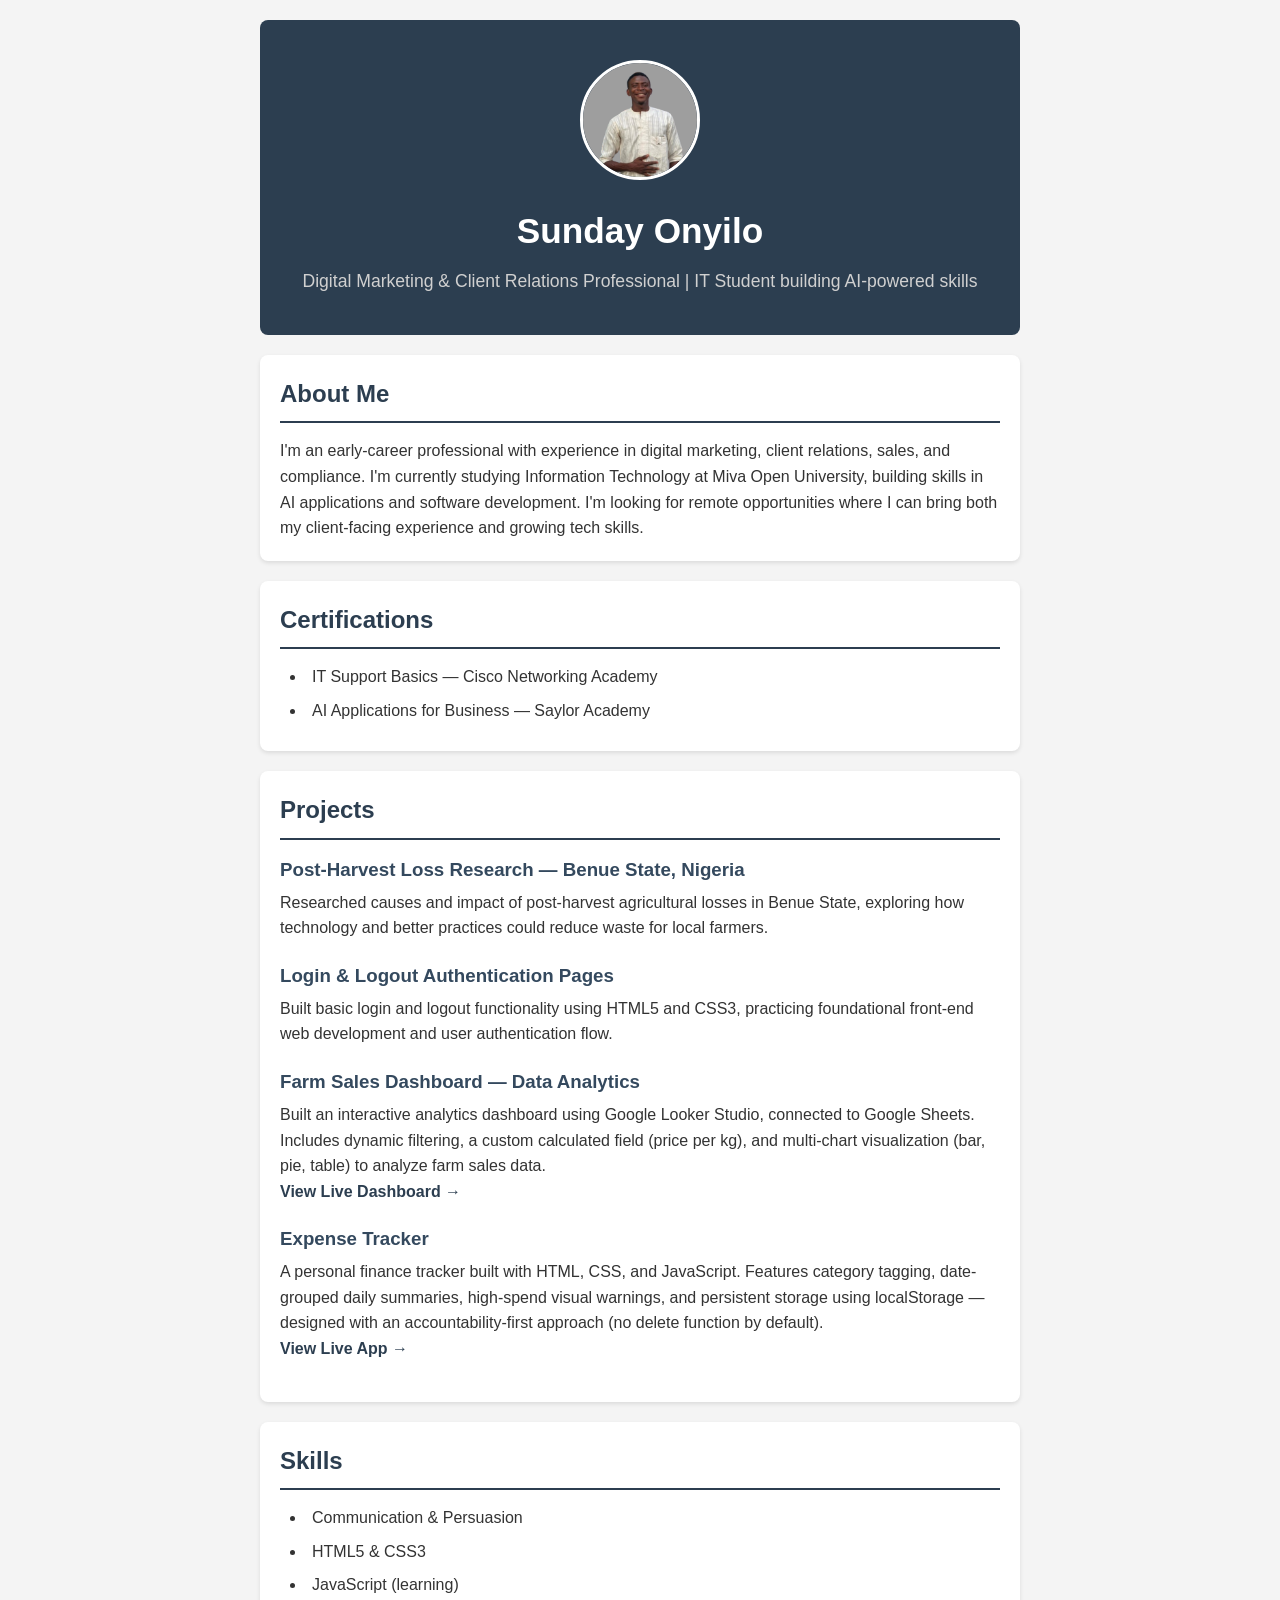
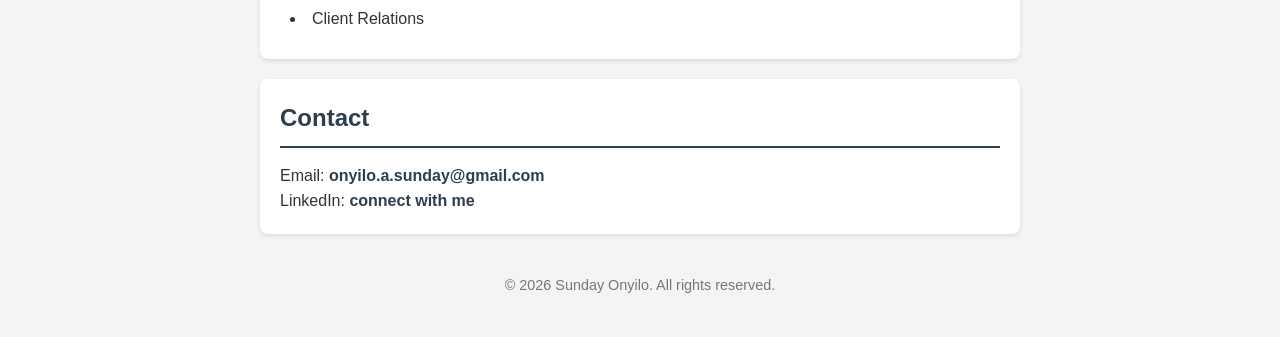
<file: index.html>
<!DOCTYPE html>
<html lang="en">
<head>
    <meta charset="UTF-8">
    <meta name="viewport" content="width=device-width, initial-scale=1.0">
    <title>Sunday Onyilo | Portfolio</title>
    <link rel="stylesheet" href="style.css">
</head>
<body>

    <header>
    <img src="profile.png" alt="Sunday Onyilo" class="profile-pic">
    <h1>Sunday Onyilo</h1>
    <p class="headline">Digital Marketing & Client Relations Professional | IT Student building AI-powered skills</p>
    </header>

    <section id="about">
        <h2>About Me</h2>
        <p>
            I'm an early-career professional with experience in digital marketing, 
            client relations, sales, and compliance. I'm currently studying 
            Information Technology at Miva Open University, building skills in 
            AI applications and software development. I'm looking for remote 
            opportunities where I can bring both my client-facing experience 
            and growing tech skills.
        </p>
    </section>

    <section id="certifications">
        <h2>Certifications</h2>
        <ul>
            <li>IT Support Basics — Cisco Networking Academy</li>
            <li>AI Applications for Business — Saylor Academy</li>
        </ul>
    </section>

    <section id="projects">
        <h2>Projects</h2>

        <div class="project">
            <h3>Post-Harvest Loss Research — Benue State, Nigeria</h3>
            <p>
                Researched causes and impact of post-harvest agricultural 
                losses in Benue State, exploring how technology and better 
                practices could reduce waste for local farmers.
            </p>
        </div>

        <div class="project">
            <h3>Login & Logout Authentication Pages</h3>
            <p>
                Built basic login and logout functionality using HTML5 and 
                CSS3, practicing foundational front-end web development and 
                user authentication flow.
            </p>
        </div>
        <div class="project">
    <h3>Farm Sales Dashboard — Data Analytics</h3>
    <p>
        Built an interactive analytics dashboard using Google Looker 
        Studio, connected to Google Sheets. Includes dynamic filtering, 
        a custom calculated field (price per kg), and multi-chart 
        visualization (bar, pie, table) to analyze farm sales data.
    </p>
    <p><a href="https://datastudio.google.com/reporting/eb02b275-fea2-4902-94d5-710fcaca0957" target="_blank">View Live Dashboard →</a></p>
        </div>
        <div class="project">
    <h3>Expense Tracker</h3>
    <p>
        A personal finance tracker built with HTML, CSS, and JavaScript. 
        Features category tagging, date-grouped daily summaries, 
        high-spend visual warnings, and persistent storage using 
        localStorage — designed with an accountability-first approach 
        (no delete function by default).
    </p>
    <p><a href="https://onyiloasunday.github.io/expense-tracker/" target="_blank">View Live App →</a></p>
        </div>
    </section>

    <section id="skills">
        <h2>Skills</h2>
        <ul>
            <li>Communication & Persuasion</li>
            <li>HTML5 & CSS3</li>
            <li>JavaScript (learning)</li>
            <li>Client Relations</li>
        </ul>
    </section>

    <section id="contact">
        <h2>Contact</h2>
        <p>Email: <a href="mailto:onyilo.a.sunday@gmail.com">onyilo.a.sunday@gmail.com</a></p>
        <p>LinkedIn: <a href="https://www.linkedin.com/in/sunday-onyilo-12066a41a" target="_blank">connect with me</a></p>
    </section>

    <footer>
        <p>&copy; 2026 Sunday Onyilo. All rights reserved.</p>
    </footer>

</body>
</html>
</file>
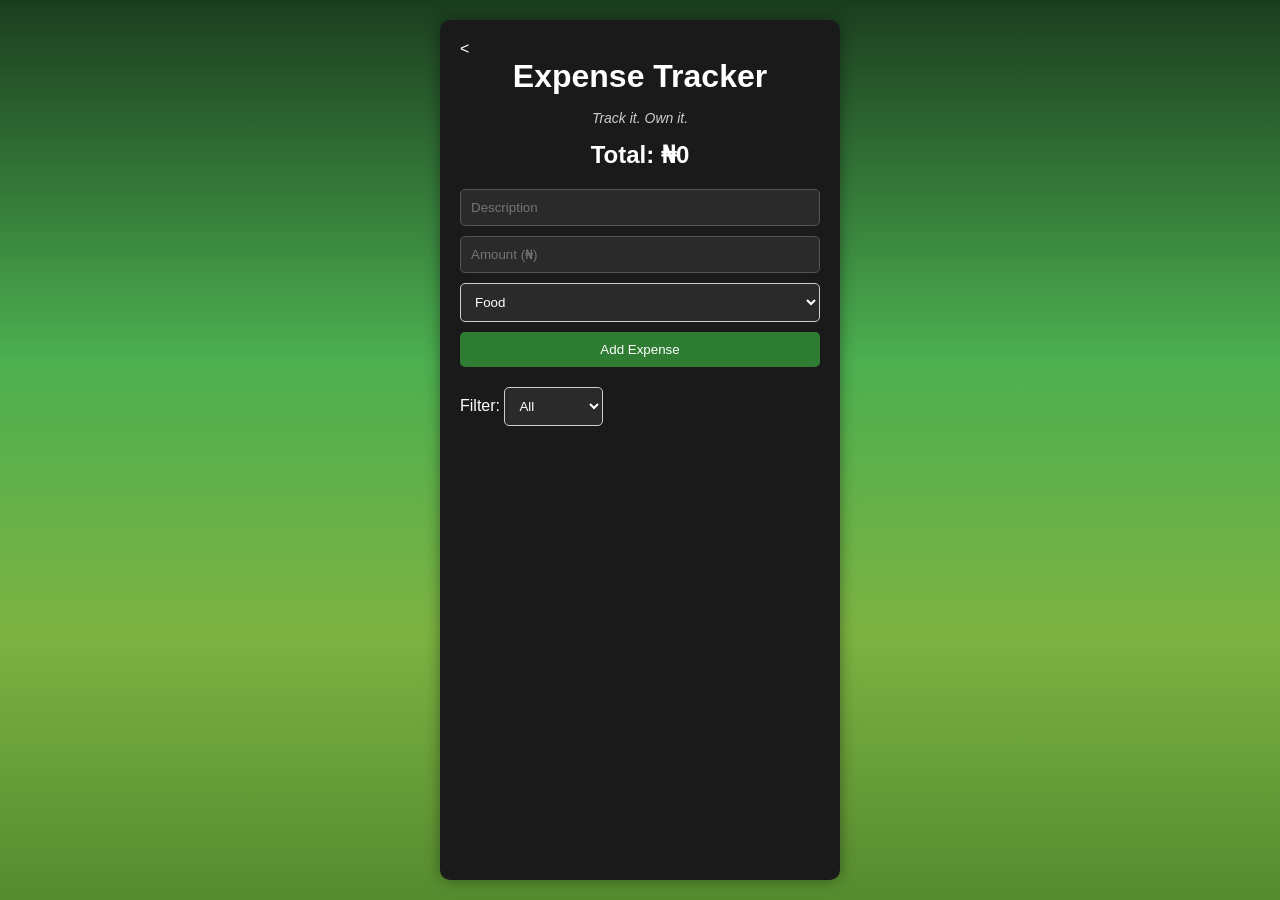
<file: expense-tracker/index.html>
<!DOCTYPE html>
<html lang="en">
<head>
  <meta charset="UTF-8">
  <meta name="viewport" content="width=device-width, initial-scale=1.0">
  <title>Expense Tracker</title>
  <link rel="stylesheet" href="style.css">
</head>
<body>

  <div class="container">
    <<h1>Expense Tracker</h1>
<p class="tagline">Track it. Own it.</p>

    <div class="balance">
      <h2>Total: <span id="total">₦0</span></h2>
    </div>

    <form id="expense-form">
  <input type="text" id="description" placeholder="Description" required>
  <input type="number" id="amount" placeholder="Amount (₦)" required>
  <select id="category">
    <option value="Food">Food</option>
    <option value="Transport">Transport</option>
    <option value="Bills">Bills</option>
    <option value="Other">Other</option>
  </select>
  <button type="submit">Add Expense</button>
</form>

<div class="filter-bar">
  <label for="filter">Filter: </label>
  <select id="filter">
    <option value="All">All</option>
    <option value="Food">Food</option>
    <option value="Transport">Transport</option>
    <option value="Bills">Bills</option>
    <option value="Other">Other</option>
  </select>
</div>

<ul id="expense-list"></ul>
</div>

  <script src="script.js"></script>
</body>
    </html>
</file>
<file: style.css>
* {
    margin: 0;
    padding: 0;
    box-sizing: border-box;
}

body {
    font-family: 'Segoe UI', Arial, sans-serif;
    line-height: 1.6;
    color: #333;
    background-color: #f4f4f4;
    max-width: 800px;
    margin: 0 auto;
    padding: 20px;
}

header {
    text-align: center;
    background-color: #2c3e50;
    color: white;
    padding: 40px 20px;
    border-radius: 8px;
    margin-bottom: 20px;
}

header h1 {
    font-size: 2.2em;
    margin-bottom: 8px;
}

header .headline {
    font-size: 1.1em;
    color: #d0d0d0;
}
.profile-pic {
    width: 120px;
    height: 120px;
    border-radius: 50%;
    object-fit: cover;
    border: 3px solid white;
    margin-bottom: 15px;
}
section {
    background-color: white;
    padding: 20px;
    margin-bottom: 20px;
    border-radius: 8px;
    box-shadow: 0 2px 4px rgba(0, 0, 0, 0.1);
}

section h2 {
    color: #2c3e50;
    border-bottom: 2px solid #2c3e50;
    padding-bottom: 8px;
    margin-bottom: 15px;
}

.project {
    margin-bottom: 20px;
}

.project h3 {
    color: #34495e;
    margin-bottom: 5px;
}

ul {
    list-style-position: inside;
    padding-left: 10px;
}

li {
    margin-bottom: 8px;
}

a {
    color: #2c3e50;
    text-decoration: none;
    font-weight: bold;
}

a:hover {
    text-decoration: underline;
}

footer {
    text-align: center;
    padding: 20px;
    color: #777;
    font-size: 0.9em;
}
</file>
<file: expense-tracker/style.css>
* {
  margin: 0;
  padding: 0;
  box-sizing: border-box;
  font-family: Arial, sans-serif;
}
body {
  background: linear-gradient(to bottom, #1b3d1f 0%, #4caf50 40%, #7cb342 70%, #558b2f 100%);
  display: flex;
  justify-content: center;
  padding: 20px;
  min-height: 100vh;
}

.container {
  background: #1a1a1a;
  width: 100%;
  max-width: 400px;
  padding: 20px;
  border-radius: 10px;
  box-shadow: 0 0 15px rgba(0,0,0,0.4);
  color: #ffffff;
}

h1 {
  text-align: center;
  margin-bottom: 15px;
}

.balance {
  text-align: center;
  margin-bottom: 20px;
}

#expense-form {
  display: flex;
  flex-direction: column;
  gap: 10px;
  margin-bottom: 20px;
}

#expense-form input,
select {
  padding: 10px;
  border: 1px solid #555;
  border-radius: 5px;
  background-color: #2a2a2a;
  color: #ffffff;
}

#expense-form button {
  padding: 10px;
  background-color: #2e7d32;
  color: white;
  border: none;
  border-radius: 5px;
  cursor: pointer;
}

#expense-list li .meta {
  font-size: 12px;
  color: #aaaaaa;
  margin-top: 4px;
}

#expense-list li {
  display: flex;
  justify-content: space-between;
  padding: 10px;
  border-bottom: 1px solid #eee;
}
select {
  padding: 10px;
  border: 1px solid #ccc;
  border-radius: 5px;
}

.filter-bar {
  margin-bottom: 15px;
}

#expense-list li {
  flex-direction: column;
  align-items: flex-start;
}

#expense-list li .top-row {
  display: flex;
  justify-content: space-between;
  width: 100%;
}

#expense-list li .meta {
  font-size: 12px;
  color: #777;
  margin-top: 4px;
}

.high-spend {
  color: #c0392b;
  font-weight: bold;
}
.date-header {
  display: flex;
  justify-content: space-between;
  background-color: #2e2e2e;
  color: #ffffff;
  font-weight: bold;
  padding: 8px 10px;
  margin-top: 15px;
  border-radius: 5px;
}
.tagline {
  text-align: center;
  font-style: italic;
  color: #cccccc;
  margin-bottom: 15px;
  font-size: 14px;
  }
</file>
